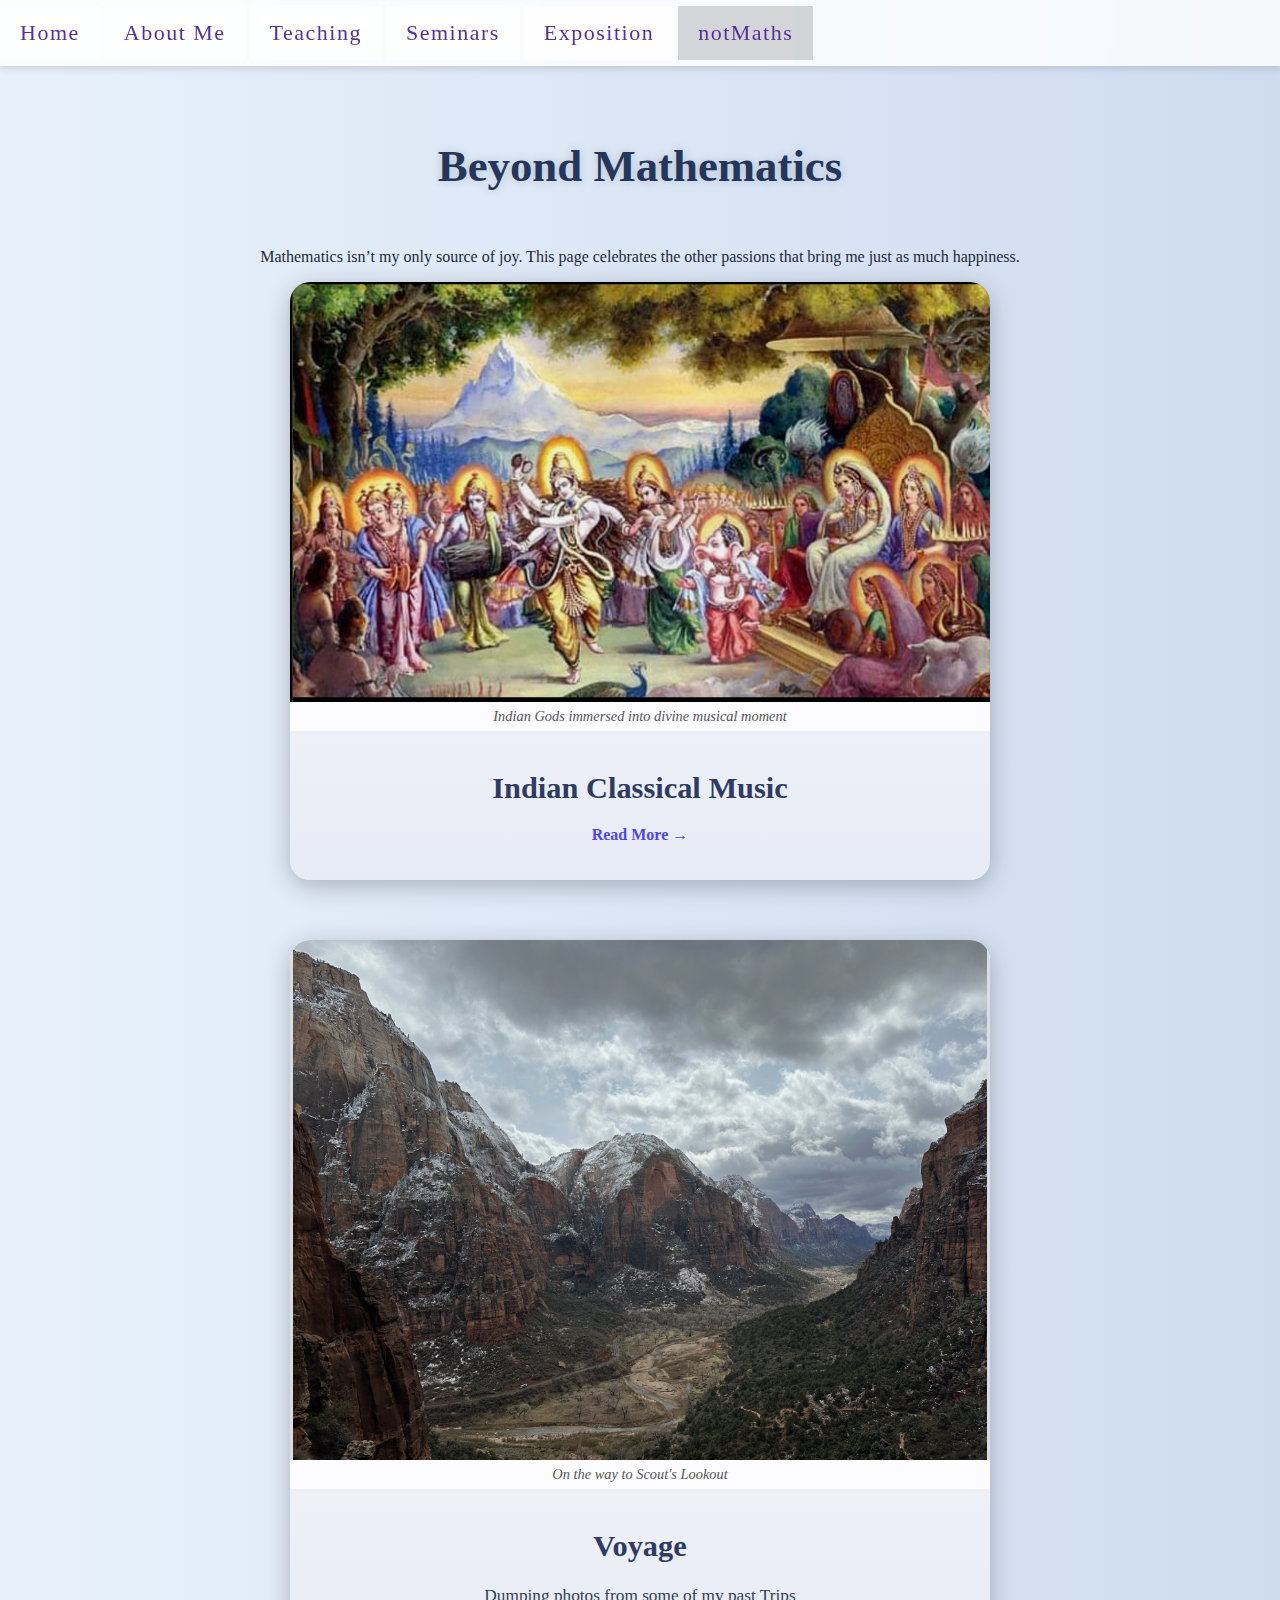
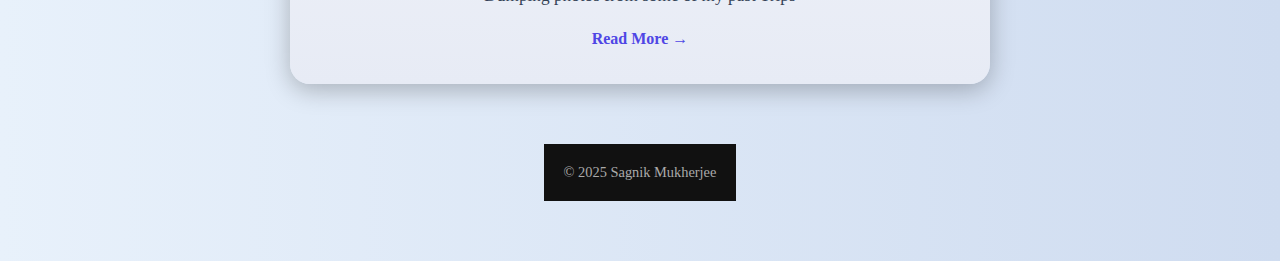
<file: notmath.html>
<!DOCTYPE html>
<html lang="en">
<head>
  <meta charset="utf-8" />
  <meta name="viewport" content="width=device-width, initial-scale=1" />
  <title>Sagnik Mukherjee - notMaths</title>
  <style>
    body {
      margin: 0;
      padding: 0;
      font-family: "Georgia", serif;
      background: linear-gradient(to right, #e8f1fb, #cfdcf0);
      color: #1e293b;
      overflow-x: hidden;
    }

    /* Fixed Tab Bar */
    .tab {
      overflow: hidden;
      background-color: rgba(255,255,255,0.8);
      position: fixed;
      top: 0;
      left: 0;
      width: 100%;
      z-index: 1000;
      text-align: left;
      padding: 6px 0;
      backdrop-filter: blur(8px);
      box-shadow: 0 2px 8px rgba(0,0,0,0.15);
    }

    .tab button {
      background-color: inherit;
      border: none;
      outline: none;
      cursor: pointer;
      padding: 14px 20px;
      font-family: 'Georgia', serif;
      font-size: 22px;
      letter-spacing: 1.5px;
      color: rgb(87, 47, 155);
      transition: 0.3s;
    }

    .tab button:hover {
      background-color: rgba(0,0,0,0.1);
    }

    .tab button.active {
      background-color: rgba(0,0,0,0.15);
    }

    /* Content */
    .content-wrapper {
      padding-top: 110px;
      padding-bottom: 60px;
      display: flex;
      flex-direction: column;
      align-items: center;
    }

    h1 {
      font-size: 2.8em;
      color: #253659;
      text-shadow: 0 0 10px rgba(37, 54, 89, 0.2);
      margin-bottom: 40px;
    }

    /* Card Styling */
    .card {
      width: 80%;
      max-width: 700px;
      background: linear-gradient(180deg, #ffffff, #e7ebf5);
      border-radius: 20px;
      box-shadow: 0 6px 25px rgba(0, 0, 0, 0.25);
      margin-bottom: 60px;
      overflow: hidden;
      transition: transform 0.4s ease, box-shadow 0.4s ease;
    }

    .card:hover {
      transform: translateY(-6px);
      box-shadow: 0 10px 35px rgba(0, 0, 0, 0.35);
    }

    /* Image fully visible without cropping */
    .card img {
      width: 100%;
      height: auto;
      max-height: 520px;
      object-fit: contain;     /* no cropping */
      background-color: #e5e9f0; /* fills behind narrow images */
      display: block;
      transition: transform 0.4s ease, filter 0.4s ease;
      filter: brightness(95%);
    }

    .card:hover img {
      transform: scale(1.02);
      filter: brightness(100%);
    }

    .card-content {
      padding: 30px 40px 35px 40px;
      text-align: center;
    }

    .card-content h2 {
      font-size: 1.9em;
      color: #2f3b63;
      margin: 10px 0 15px 0;
    }

    .card-content p {
      font-size: 1.08em;
      color: #334155;
      line-height: 1.7;
      margin-bottom: 20px;
    }

    .card-content .more {
      display: inline-block;
      font-size: 1em;
      color: #4f46e5;
      text-decoration: none;
      font-weight: bold;
      border-bottom: 1px solid transparent;
      transition: 0.3s;
    }

    .card-content .more:hover {
      border-bottom: 1px solid #4f46e5;
    }
    .photo-caption {
        font-size: 0.9em;
        color: #555;
        font-style: italic;
        background-color: rgba(255,255,255,0.8);
        padding: 6px 10px;
        text-align: center;
    }

    .footer {
      text-align: center;
      padding: 20px;
      background-color: #111;
      color: #aaa;
      font-size: 0.9em;
    }

    @media (max-width: 768px) {
      .card img {
        max-height: 300px;
      }
      .card-content {
        padding: 20px 25px 30px 25px;
      }
      .card-content h2 {
        font-size: 1.6em;
      }
      .card-content p {
        font-size: 1em;
      }
    }
  </style>
</head>

<body>
  <!-- Fixed Tab Bar -->
  <div class="tab">
    <button onclick="location.href='../index.html'">Home</button>
    <button onclick="location.href='../pages/aboutme.html'">About Me</button>
    <button onclick="location.href='../pages/teaching.html'">Teaching</button>
    <button onclick="location.href='../pages/seminars.html'">Seminars</button>
    <button onclick="location.href='../pages/exposition.html'">Exposition</button>
    <button class="active" onclick="location.href='../pages/notmath.html'">notMaths</button>
  </div>

  <div class="content-wrapper">
    <h1>Beyond Mathematics</h1>
    <p>Mathematics isn’t my only source of joy. This page celebrates the other passions that bring me just as much happiness.</p>

    
    <div class="card">
      <img src="../assets/img/jpg/Indian_Classical_music.png" alt="Indian Classical Music">
      <div class="photo-caption">Indian Gods immersed into divine musical moment</div>
      <div class="card-content">
        <h2>Indian Classical Music</h2>
        <p></p>
        <a href="music.html" class="more">Read More →</a>
      </div>
    </div>

    <div class="card">
      <img src="../assets/img/Photos for Voyage/Angels Landing.jpeg" alt="Voyage">
      <div class="photo-caption">On the way to Scout's Lookout</div>
      <div class="card-content">
        <h2>Voyage</h2>
        <p>Dumping photos from some of my past Trips</p>
        <a href="philosophy.html" class="more">Read More →</a>
      </div>
    </div>

    

  <div class="footer">© 2025 Sagnik Mukherjee</div>
</body>
</html>
</file>
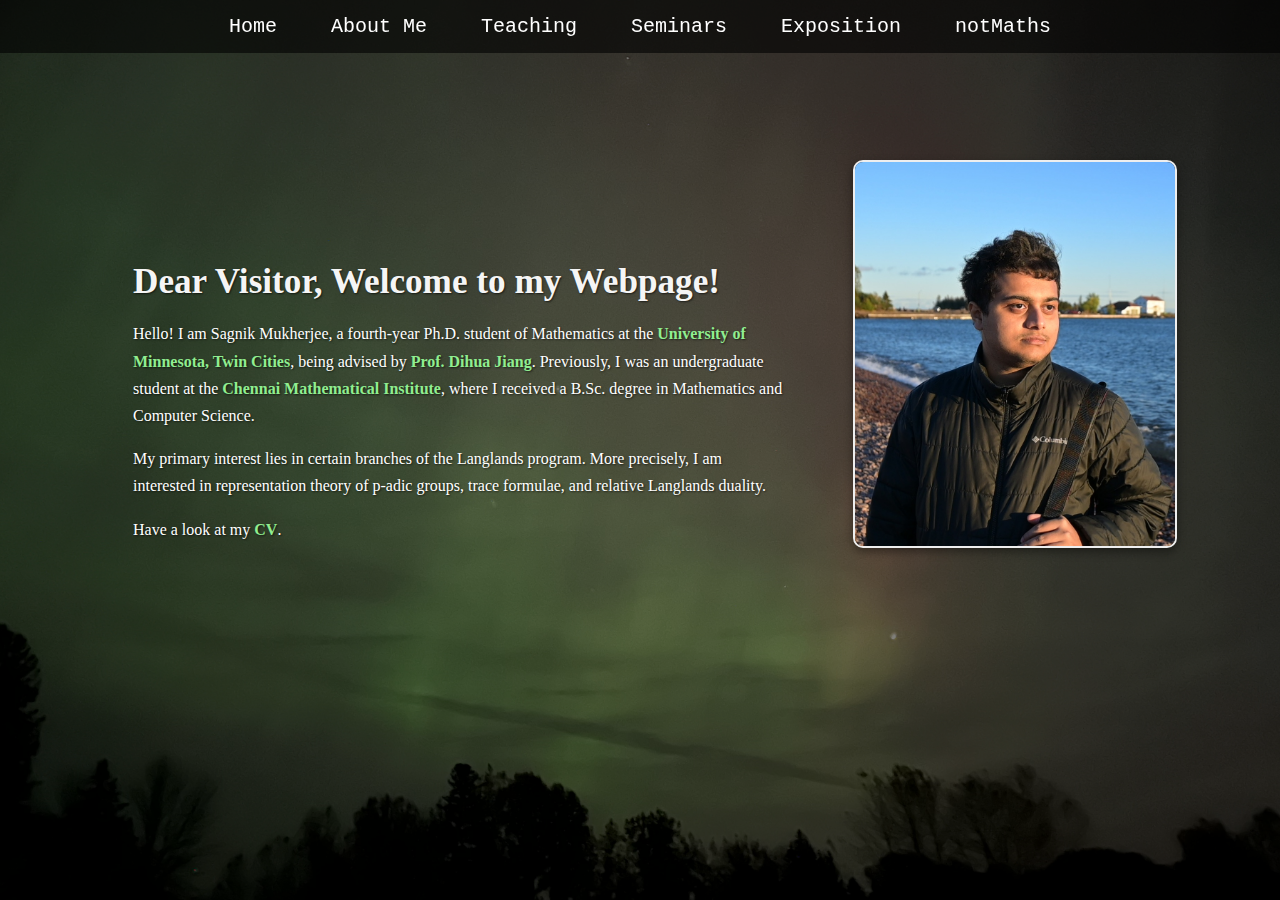
<file: pages/aboutme.html>
<!DOCTYPE html>
<html lang="en">
<head>
  <meta charset="utf-8" />
  <meta http-equiv="X-UA-Compatible" content="IE=edge" />
  <meta name="viewport" content="width=device-width, initial-scale=1" />
  <meta name="description" content="About Sagnik Mukherjee" />
  <meta name="author" content="Sagnik Mukherjee" />
  <link rel="shortcut icon" href="../assets/img/png/Logo.png" />
  <title>About Me | Sagnik Mukherjee</title>

  <link rel="stylesheet" href="../assets/css/main.css" />

  <style>
    body {
      margin: 0;
      padding: 0;
      font-family: "Garamond", serif;
      color: white;
      background: linear-gradient(rgba(0, 0, 0, 0.5), rgba(0, 0, 0, 0.5)),
        url("../assets/img/jpg/Abtme.jpg") no-repeat center center fixed;
      background-size: cover;
    }

    .tab {
      position: fixed;
      top: 0;
      left: 0;
      width: 100%;
      background: rgba(0, 0, 0, 0.6);
      text-align: center;
      z-index: 10;
    }

    .tab button {
      background: none;
      border: none;
      color: white;
      font-size: 20px;
      padding: 15px 25px;
      cursor: pointer;
      font-family: "Courier New", Courier, monospace;
      transition: 0.3s;
    }

    .tab button:hover {
      background-color: #333;
    }

    .content {
      margin-top: 120px;
      display: flex;
      justify-content: center;
      align-items: flex-start;
      gap: 40px;
      padding: 40px;
      flex-wrap: wrap;
    }

    .text {
  flex: 1 1 500px;
  max-width: 650px;
  padding: 30px;
  line-height: 1.7;
  background: none; /* removes the black box */
  box-shadow: none; /* removes shadow */
  border-radius: 0;
  text-shadow: 1px 1px 2px rgba(0, 0, 0, 0.6); /* optional: keeps text readable */
}

    .text h1 {
      font-size: 2.2em;
      margin-bottom: 10px;
      color: #f5f5f5;
    }

    .text a {
      color: #90ee90;
      text-decoration: none;
      font-weight: bold;
    }

    .text a:hover {
      color: #fff45f;
      text-decoration: underline;
    }

    .profile-pic {
      flex: 0 1 320px;
      max-width: 320px;
      border-radius: 10px;
      box-shadow: 0 4px 10px rgba(0, 0, 0, 0.4);
      border: 2px solid #eee;
    }

    footer {
      text-align: center;
      padding: 20px;
      background-color: #111;
      color: #888;
      margin-top: 50px;
    }

    @media (max-width: 900px) {
      .content {
        flex-direction: column;
        align-items: center;
      }

      .profile-pic {
        max-width: 250px;
        margin-top: 20px;
      }
    }
  </style>
</head>
<body>
  <!-- Navigation -->
  <div class="tab">
    <button onclick="location.href='../index.html'">Home</button>
    <button onclick="location.href='../pages/aboutme.html'">About Me</button>
    <button onclick="location.href='../pages/teaching.html'">Teaching</button>
    <button onclick="location.href='../pages/seminars.html'">Seminars</button>
    <button onclick="location.href='../pages/exposition.html'">Exposition</button>
    <button onclick="location.href='../pages/notmath.html'">notMaths</button>
  </div>

  <!-- Main content -->
  <div class="content">
    <div class="text">
      <h1>Dear Visitor, Welcome to my Webpage!</h1>
      <p>Hello! I am Sagnik Mukherjee, a fourth-year Ph.D. student of Mathematics at the
        <a href="https://cse.umn.edu/math" target="_blank">University of Minnesota, Twin Cities</a>,
        being advised by
        <a href="https://www-users.cse.umn.edu/~jiang034/" target="_blank">Prof. Dihua Jiang</a>.
        Previously, I was an undergraduate student at the
        <a href="https://www.cmi.ac.in/" target="_blank">Chennai Mathematical Institute</a>, where I received a B.Sc. degree in Mathematics and Computer Science.
      </p>

      <p>My primary interest lies in certain branches of the Langlands program. More precisely, I am interested in representation theory of p-adic groups, trace formulae, and relative Langlands duality.</p>

      <p>
        Have a look at my
        <a href="../assets/pdf/CV.pdf" target="_blank">CV</a>.
      </p>
    </div>

    <img src="../assets/img/MyPhoto.jpg" alt="That's me!" class="profile-pic" />
  </div>


</body>
</html>
</file>
